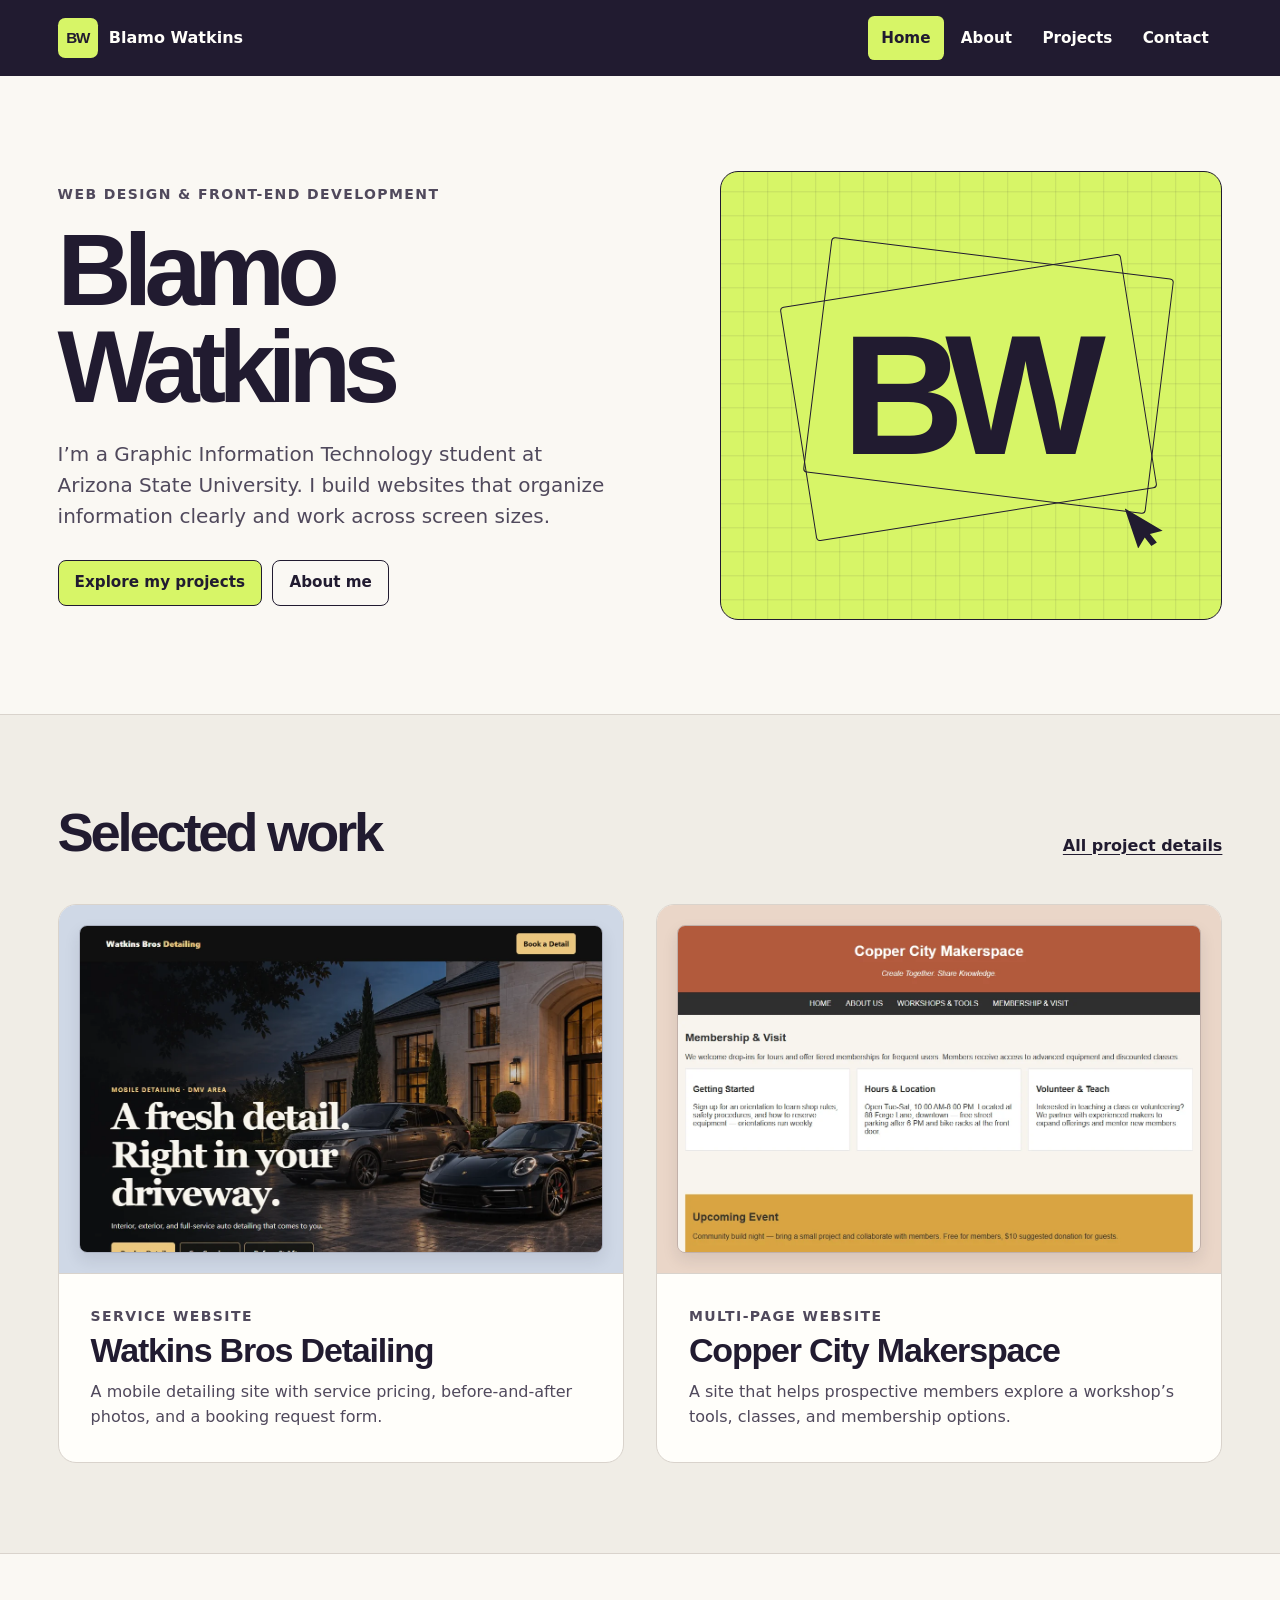
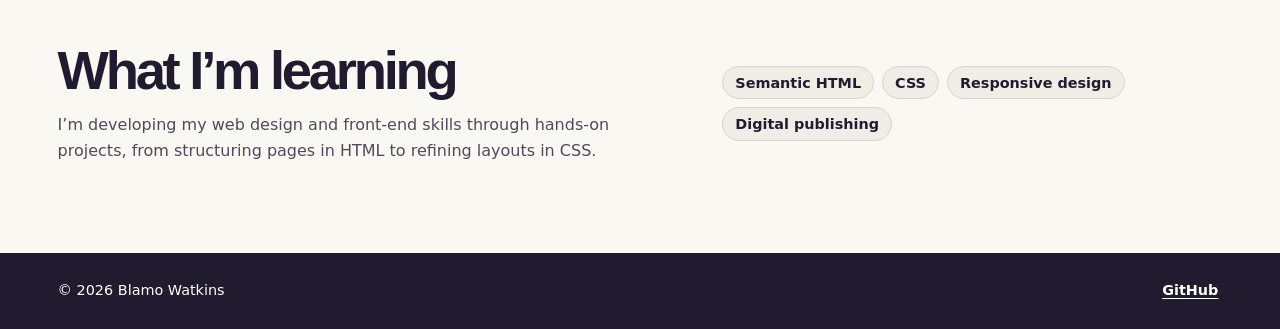
<file: index.html>
<!doctype html>
<html lang="en">
<head>
  <meta charset="utf-8">
  <meta name="viewport" content="width=device-width, initial-scale=1">
  <meta name="description" content="Blamo Watkins is an Arizona State University Graphic Information Technology student building responsive websites with HTML and CSS.">
  <meta name="theme-color" content="#211b30">
  <title>Blamo Watkins | Web Design Portfolio</title>
  <link rel="icon" href="favicon.svg" type="image/svg+xml">
  <link rel="stylesheet" href="styles.css">
</head>
<body>
  <a class="skip-link" href="#main-content">Skip to content</a>
  <header class="site-header">
    <div class="shell header-inner">
      <a class="wordmark" href="index.html"><span class="brand-mark" aria-hidden="true">BW</span><span>Blamo Watkins</span></a>
      <nav class="site-nav" aria-label="Main navigation">
        <ul>
          <li><a href="index.html" aria-current="page">Home</a></li>
          <li><a href="about.html">About</a></li>
          <li><a href="projects.html">Projects</a></li>
          <li><a href="contact.html">Contact</a></li>
        </ul>
      </nav>
    </div>
  </header>

  <main id="main-content" tabindex="-1">
    <section class="home-hero">
      <div class="shell hero-grid">
        <div class="hero-copy">
          <p class="eyebrow">Web design &amp; front-end development</p>
          <h1>Blamo Watkins</h1>
          <p class="lede">I’m a Graphic Information Technology student at Arizona State University. I build websites that organize information clearly and work across screen sizes.</p>
          <div class="actions">
            <a class="button button-primary" href="projects.html">Explore my projects</a>
            <a class="button button-secondary" href="about.html">About me</a>
          </div>
        </div>
        <div class="hero-art" aria-hidden="true">
          <span class="hero-frame"></span>
          <span class="hero-frame hero-frame-offset"></span>
          <span class="hero-initials">BW</span>
          <span class="hero-cursor"></span>
        </div>
      </div>
    </section>

    <section class="section work-section" aria-labelledby="selected-work">
      <div class="shell">
        <div class="section-heading">
          <h2 id="selected-work">Selected work</h2>
          <a class="text-link" href="projects.html">All project details</a>
        </div>
        <div class="project-grid">
          <article class="project-card">
            <div class="project-visual detailing-visual">
              <img src="assets/detailing.webp" alt="" width="1152" height="760">
            </div>
            <div class="project-copy">
              <p class="eyebrow">Service website</p>
              <h3><a href="projects.html#detailing">Watkins Bros Detailing</a></h3>
              <p>A mobile detailing site with service pricing, before-and-after photos, and a booking request form.</p>
            </div>
          </article>
          <article class="project-card">
            <div class="project-visual makerspace-visual">
              <img src="assets/makerspace.webp" alt="" width="1152" height="760">
            </div>
            <div class="project-copy">
              <p class="eyebrow">Multi-page website</p>
              <h3><a href="projects.html#makerspace">Copper City Makerspace</a></h3>
              <p>A site that helps prospective members explore a workshop’s tools, classes, and membership options.</p>
            </div>
          </article>
        </div>
      </div>
    </section>

    <section class="section" aria-labelledby="my-focus">
      <div class="shell focus-grid">
        <div>
          <h2 id="my-focus">What I’m learning</h2>
          <p>I’m developing my web design and front-end skills through hands-on projects, from structuring pages in HTML to refining layouts in CSS.</p>
        </div>
        <ul class="tag-list" aria-label="Areas of focus">
          <li>Semantic HTML</li>
          <li>CSS</li>
          <li>Responsive design</li>
          <li>Digital publishing</li>
        </ul>
      </div>
    </section>
  </main>

  <footer class="site-footer">
    <div class="shell footer-inner">
      <small>&copy; 2026 Blamo Watkins</small>
      <a href="https://github.com/blamowatkins">GitHub</a>
    </div>
  </footer>
</body>
</html>
</file>
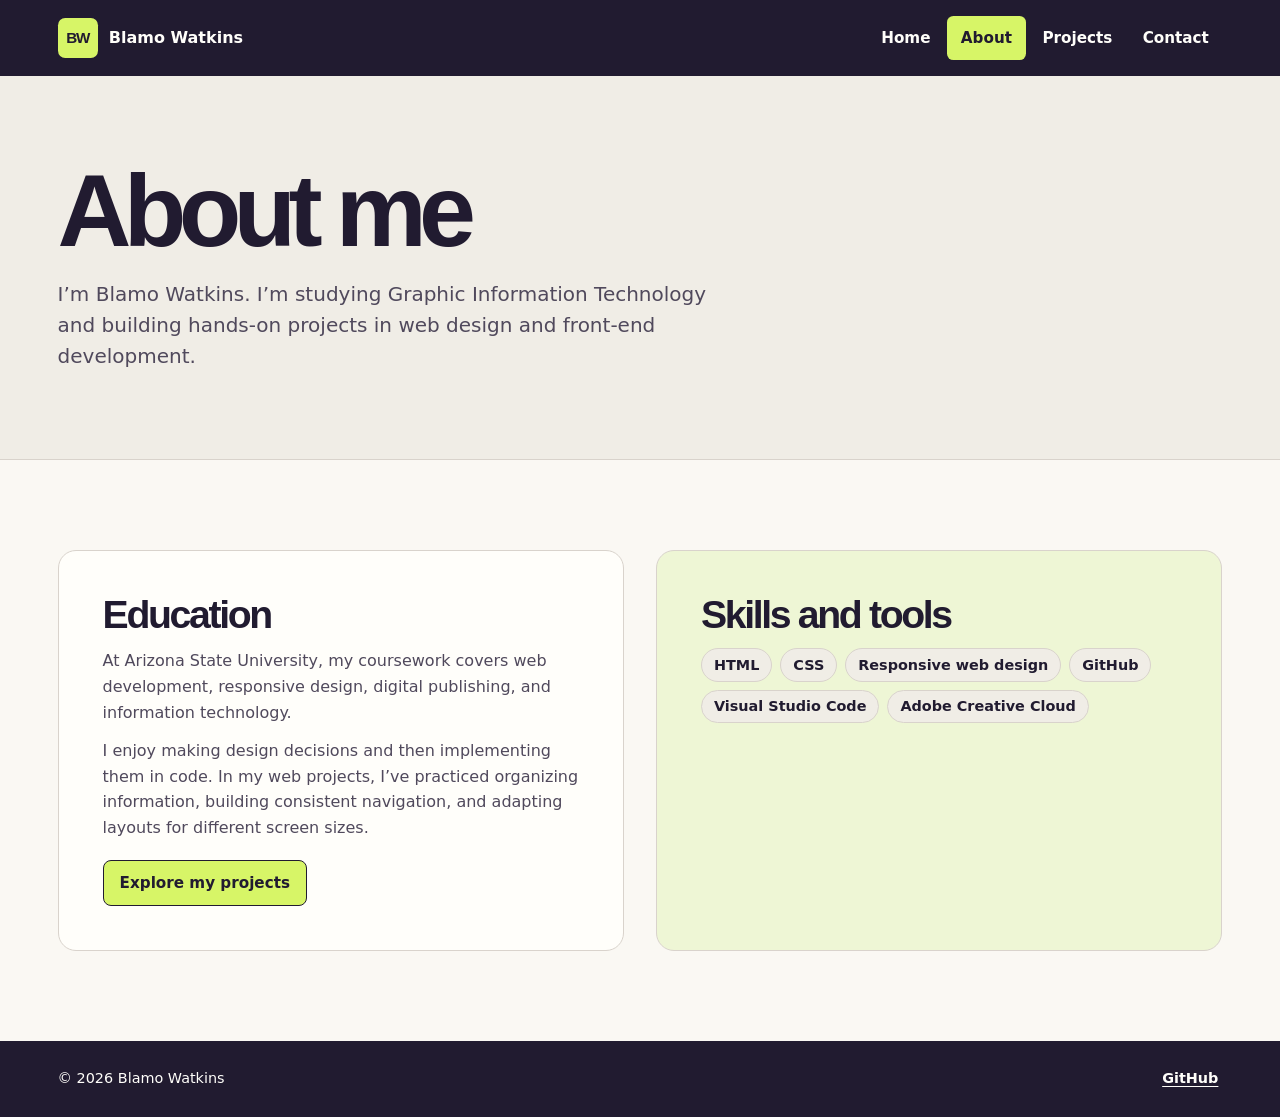
<file: about.html>
<!doctype html>
<html lang="en">
<head>
    <meta charset="utf-8">
    <meta name="viewport" content="width=device-width, initial-scale=1">
    <meta name="description" content="Meet Blamo Watkins, a Graphic Information Technology student at Arizona State University focused on web design and front-end development.">
    <meta name="theme-color" content="#211b30">
    <title>About | Blamo Watkins</title>
    <link rel="icon" href="favicon.svg" type="image/svg+xml">
    <link rel="stylesheet" href="styles.css">
</head>
<body>
    <a class="skip-link" href="#main-content">Skip to content</a>

    <header class="site-header">
        <div class="shell header-inner">
            <a class="wordmark" href="index.html">
                <span class="brand-mark" aria-hidden="true">BW</span>
                <span>Blamo Watkins</span>
            </a>
            <nav class="site-nav" aria-label="Main navigation">
                <ul>
                    <li><a href="index.html">Home</a></li>
                    <li><a href="about.html" aria-current="page">About</a></li>
                    <li><a href="projects.html">Projects</a></li>
                    <li><a href="contact.html">Contact</a></li>
                </ul>
            </nav>
        </div>
    </header>

    <main id="main-content" tabindex="-1">
        <section class="page-intro">
            <div class="shell">
                <h1>About me</h1>
                <p class="lede">I’m Blamo Watkins. I’m studying Graphic Information Technology and building hands-on projects in web design and front-end development.</p>
            </div>
        </section>

        <section class="section" aria-label="Education and skills">
            <div class="shell about-grid">
                <div class="content-panel">
                    <h2>Education</h2>
                    <p>At Arizona State University, my coursework covers web development, responsive design, digital publishing, and information technology.</p>
                    <p>I enjoy making design decisions and then implementing them in code. In my web projects, I’ve practiced organizing information, building consistent navigation, and adapting layouts for different screen sizes.</p>
                    <a class="button button-primary" href="projects.html">Explore my projects</a>
                </div>

                <div class="content-panel">
                    <h2>Skills and tools</h2>
                    <ul class="tag-list" role="list">
                        <li>HTML</li>
                        <li>CSS</li>
                        <li>Responsive web design</li>
                        <li>GitHub</li>
                        <li>Visual Studio Code</li>
                        <li>Adobe Creative Cloud</li>
                    </ul>
                </div>
            </div>
        </section>
    </main>

    <footer class="site-footer">
        <div class="shell footer-inner">
            <small>© 2026 Blamo Watkins</small>
            <a href="https://github.com/blamowatkins">GitHub</a>
        </div>
    </footer>
</body>
</html>
</file>
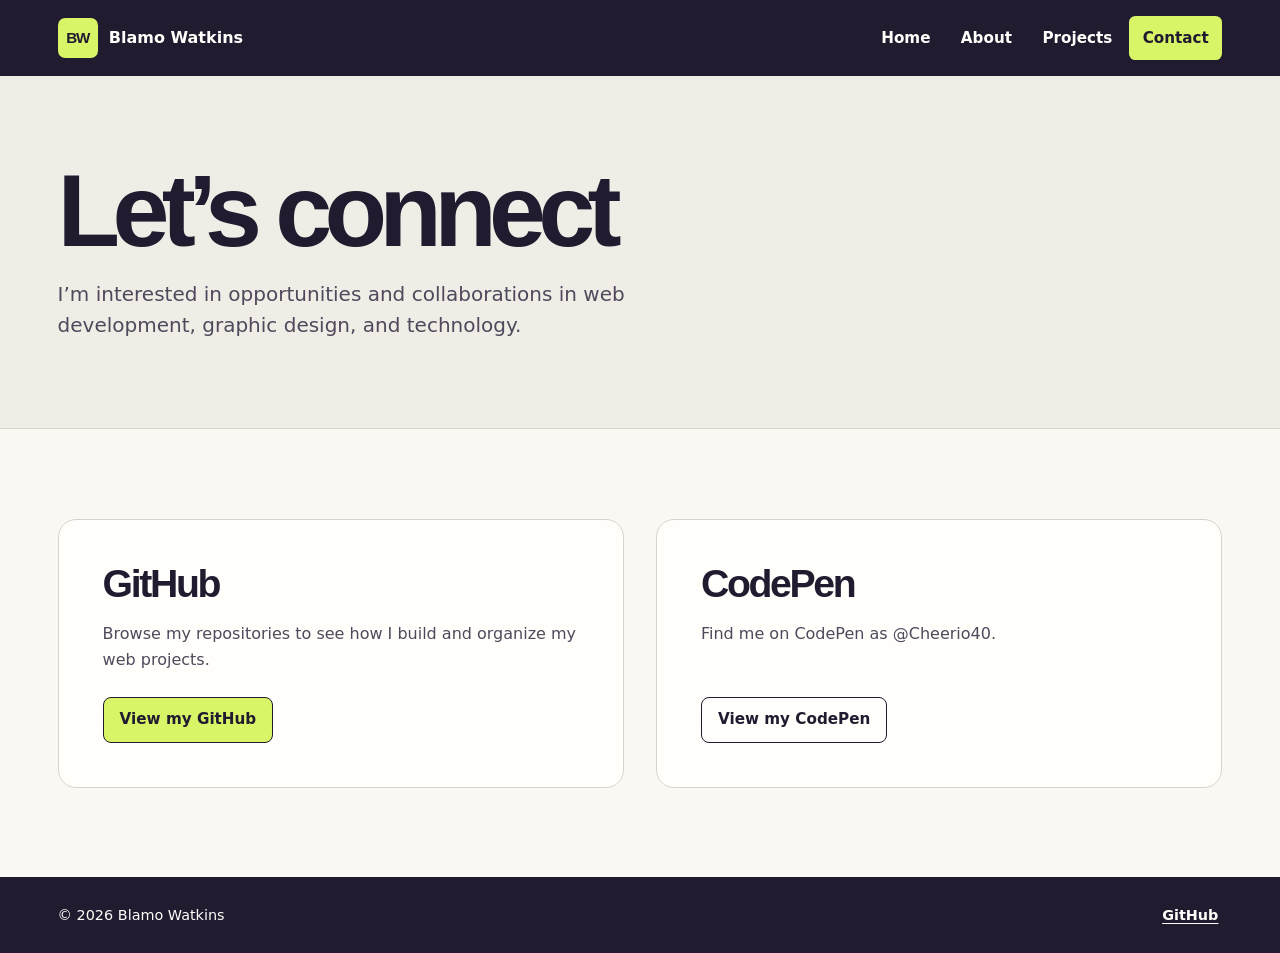
<file: contact.html>
<!doctype html>
<html lang="en">
<head>
    <meta charset="utf-8">
    <meta name="viewport" content="width=device-width, initial-scale=1">
    <meta name="description" content="Find Blamo Watkins on GitHub and CodePen for web development, graphic design, and technology projects.">
    <meta name="theme-color" content="#211b30">
    <title>Contact | Blamo Watkins</title>
    <link rel="icon" href="favicon.svg" type="image/svg+xml">
    <link rel="stylesheet" href="styles.css">
</head>
<body>
    <a class="skip-link" href="#main-content">Skip to content</a>

    <header class="site-header">
        <div class="shell header-inner">
            <a class="wordmark" href="index.html">
                <span class="brand-mark" aria-hidden="true">BW</span>
                <span>Blamo Watkins</span>
            </a>
            <nav class="site-nav" aria-label="Main navigation">
                <ul>
                    <li><a href="index.html">Home</a></li>
                    <li><a href="about.html">About</a></li>
                    <li><a href="projects.html">Projects</a></li>
                    <li><a href="contact.html" aria-current="page">Contact</a></li>
                </ul>
            </nav>
        </div>
    </header>

    <main id="main-content" tabindex="-1">
        <section class="page-intro">
            <div class="shell">
                <h1>Let’s connect</h1>
                <p class="lede">I’m interested in opportunities and collaborations in web development, graphic design, and technology.</p>
            </div>
        </section>

        <section class="section" aria-label="Professional profiles">
            <div class="shell contact-grid">
                <article class="contact-card">
                    <h2>GitHub</h2>
                    <p>Browse my repositories to see how I build and organize my web projects.</p>
                    <a class="button button-primary" href="https://github.com/blamowatkins">View my GitHub</a>
                </article>

                <article class="contact-card">
                    <h2>CodePen</h2>
                    <p>Find me on CodePen as @Cheerio40.</p>
                    <a class="button button-secondary" href="https://codepen.io/Cheerio40">View my CodePen</a>
                </article>
            </div>
        </section>
    </main>

    <footer class="site-footer">
        <div class="shell footer-inner">
            <small>© 2026 Blamo Watkins</small>
            <a href="https://github.com/blamowatkins">GitHub</a>
        </div>
    </footer>
</body>
</html>
</file>
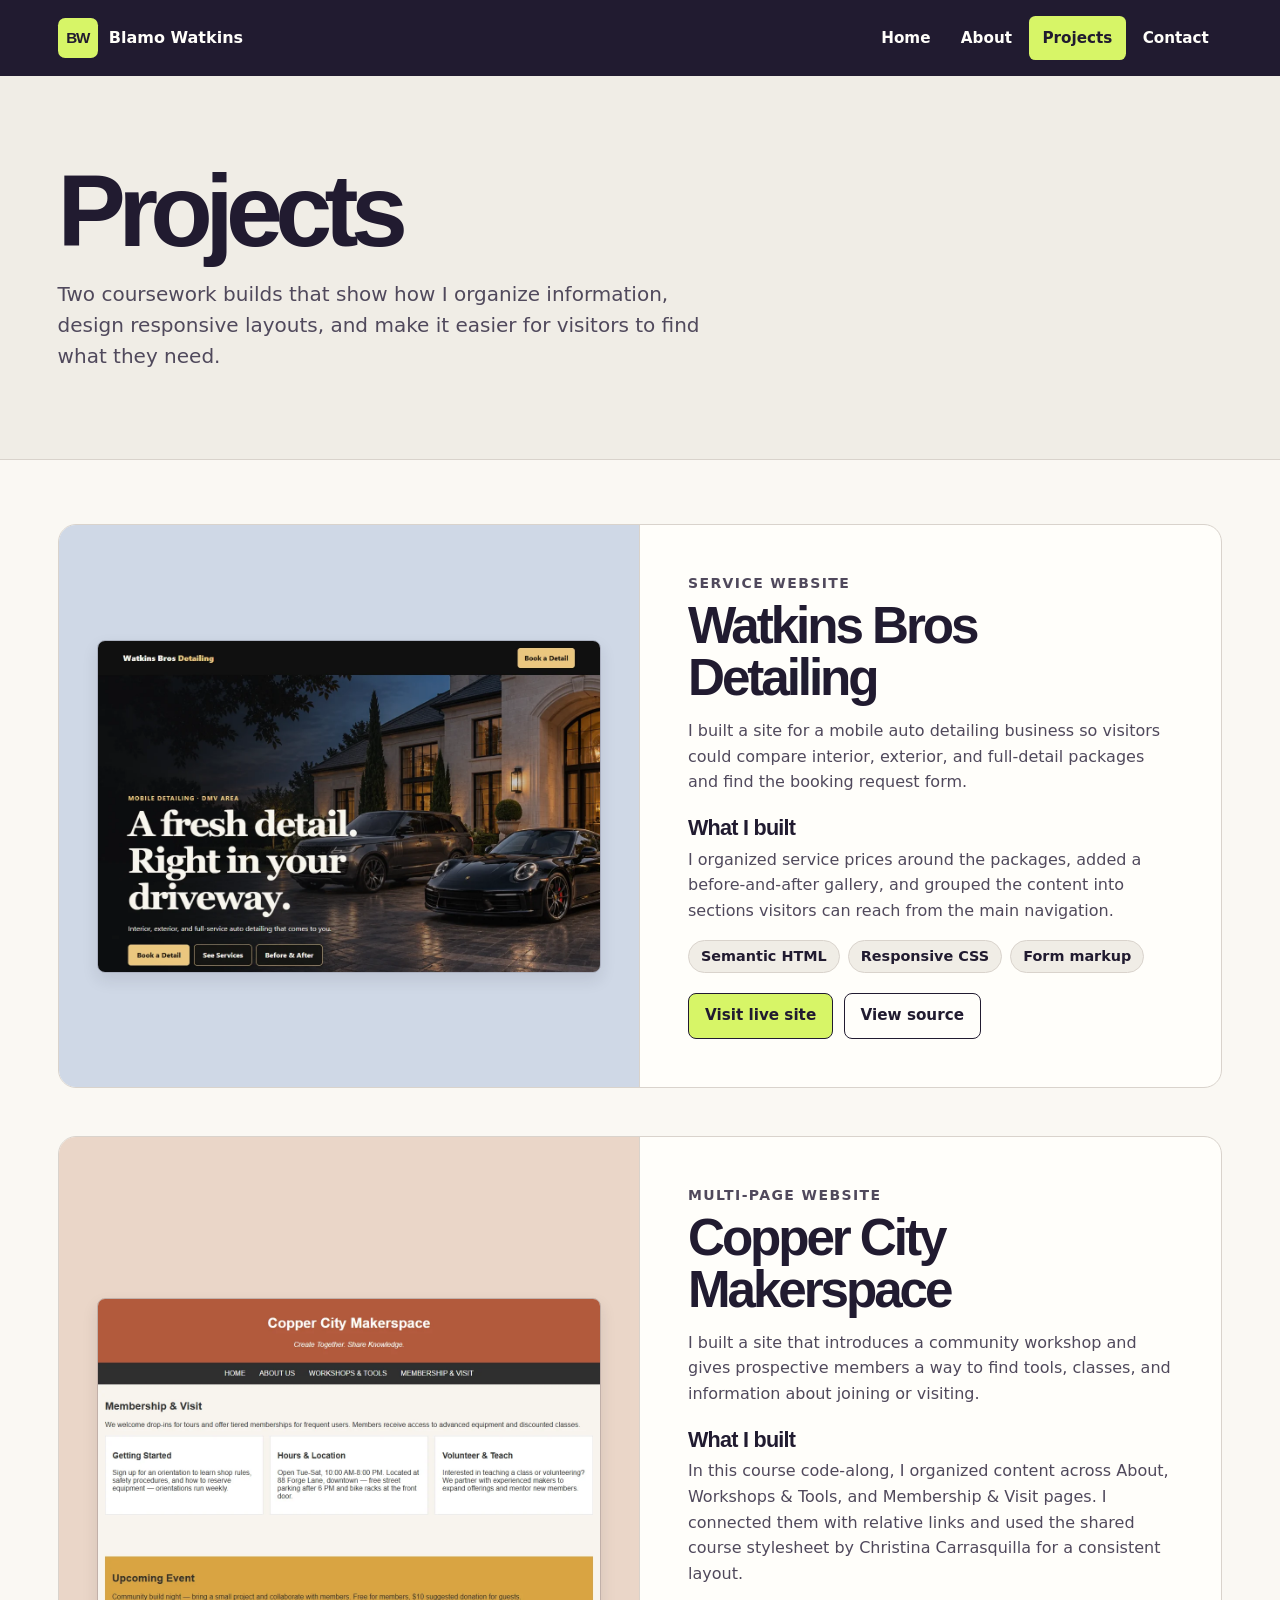
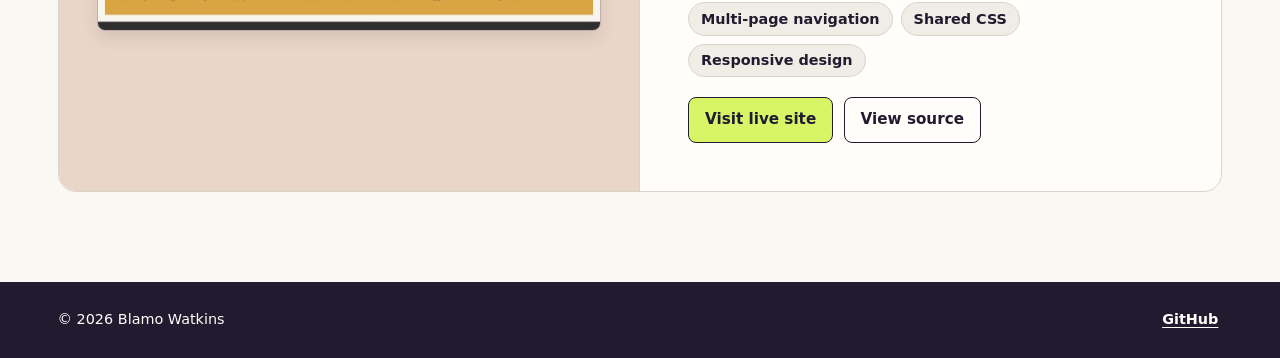
<file: projects.html>
<!doctype html>
<html lang="en">
<head>
  <meta charset="utf-8">
  <meta name="viewport" content="width=device-width, initial-scale=1">
  <meta name="description" content="Explore two web development projects by Blamo Watkins: Watkins Bros Detailing and Copper City Makerspace.">
  <meta name="theme-color" content="#211b30">
  <title>Projects | Blamo Watkins</title>
  <link rel="icon" href="favicon.svg" type="image/svg+xml">
  <link rel="stylesheet" href="styles.css">
</head>
<body>
  <a class="skip-link" href="#main-content">Skip to content</a>
  <header class="site-header">
    <div class="shell header-inner">
      <a class="wordmark" href="index.html"><span class="brand-mark" aria-hidden="true">BW</span><span>Blamo Watkins</span></a>
      <nav class="site-nav" aria-label="Main navigation">
        <ul>
          <li><a href="index.html">Home</a></li>
          <li><a href="about.html">About</a></li>
          <li><a href="projects.html" aria-current="page">Projects</a></li>
          <li><a href="contact.html">Contact</a></li>
        </ul>
      </nav>
    </div>
  </header>

  <main id="main-content" tabindex="-1">
    <header class="page-intro">
      <div class="shell">
        <h1>Projects</h1>
        <p class="lede">Two coursework builds that show how I organize information, design responsive layouts, and make it easier for visitors to find what they need.</p>
      </div>
    </header>

    <section class="section case-section" aria-label="Project case studies">
      <div class="shell case-list">
        <article class="case-study" id="detailing" aria-labelledby="detailing-title">
          <div class="project-visual detailing-visual">
            <img src="assets/detailing.webp" alt="Watkins Bros Detailing homepage with booking buttons over a photo of cars in a driveway." width="1152" height="760">
          </div>
          <div class="case-copy">
            <p class="eyebrow">Service website</p>
            <h2 id="detailing-title">Watkins Bros Detailing</h2>
            <p>I built a site for a mobile auto detailing business so visitors could compare interior, exterior, and full-detail packages and find the booking request form.</p>
            <h3>What I built</h3>
            <p>I organized service prices around the packages, added a before-and-after gallery, and grouped the content into sections visitors can reach from the main navigation.</p>
            <ul class="tag-list" aria-label="Skills used for Watkins Bros Detailing">
              <li>Semantic HTML</li>
              <li>Responsive CSS</li>
              <li>Form markup</li>
            </ul>
            <div class="actions">
              <a class="button button-primary" href="https://blamowatkins.github.io/WATKINS-4-build/" aria-label="Visit live site for Watkins Bros Detailing">Visit live site</a>
              <a class="button button-secondary" href="https://github.com/blamowatkins/WATKINS-4-build" aria-label="View source for Watkins Bros Detailing">View source</a>
            </div>
          </div>
        </article>

        <article class="case-study" id="makerspace" aria-labelledby="makerspace-title">
          <div class="project-visual makerspace-visual">
            <img src="assets/makerspace.webp" alt="Copper City Makerspace’s Membership &amp; Visit page with cards for orientation, hours, and volunteering." width="1152" height="760" loading="lazy">
          </div>
          <div class="case-copy">
            <p class="eyebrow">Multi-page website</p>
            <h2 id="makerspace-title">Copper City Makerspace</h2>
            <p>I built a site that introduces a community workshop and gives prospective members a way to find tools, classes, and information about joining or visiting.</p>
            <h3>What I built</h3>
            <p>In this course code-along, I organized content across About, Workshops &amp; Tools, and Membership &amp; Visit pages. I connected them with relative links and used the shared course stylesheet by Christina Carrasquilla for a consistent layout.</p>
            <ul class="tag-list" aria-label="Skills used for Copper City Makerspace">
              <li>Multi-page navigation</li>
              <li>Shared CSS</li>
              <li>Responsive design</li>
            </ul>
            <div class="actions">
              <a class="button button-primary" href="https://blamowatkins.github.io/5-Code-Along/" aria-label="Visit live site for Copper City Makerspace">Visit live site</a>
              <a class="button button-secondary" href="https://github.com/blamowatkins/5-Code-Along" aria-label="View source for Copper City Makerspace">View source</a>
            </div>
          </div>
        </article>
      </div>
    </section>
  </main>

  <footer class="site-footer">
    <div class="shell footer-inner">
      <small>&copy; 2026 Blamo Watkins</small>
      <a href="https://github.com/blamowatkins">GitHub</a>
    </div>
  </footer>
</body>
</html>
</file>
<file: styles.css>
/* Portfolio design system */
:root {
  color-scheme: light;
  --ink: #211b30;
  --ink-muted: #50495c;
  --paper: #faf8f3;
  --white: #fffefa;
  --work: #f0ede6;
  --line: #d9d3cc;
  --accent: #d7f567;
  --accent-hover: #ecffa2;
  --focus: #603bbb;
  --radius: 1.125rem;
  --shell: 73rem;
  --gutter: clamp(1.25rem, 4.5vw, 4rem);
  --section-space: clamp(3.5rem, 7vw, 6.5rem);
  font-family: "Segoe UI", system-ui, sans-serif;
  background: var(--paper);
  color: var(--ink);
}

*, *::before, *::after { box-sizing: border-box; }

body {
  display: grid;
  grid-template-rows: auto 1fr auto;
  min-height: 100vh;
  margin: 0;
  line-height: 1.6;
}

h1, h2, h3, p { margin: 0; }

h1, h2, h3 {
  font-family: Arial, Helvetica, sans-serif;
  font-weight: 800;
  text-wrap: balance;
}

h1 { font-size: clamp(3rem, 8vw, 6.5rem); line-height: .94; letter-spacing: -.075em; }
h2 { font-size: clamp(2rem, 4.25vw, 3.75rem); line-height: 1.02; letter-spacing: -.06em; }
h3 { font-size: 1.35rem; line-height: 1.15; letter-spacing: -.035em; }

a { color: inherit; text-underline-offset: .2em; }
img { display: block; max-width: 100%; }

:focus-visible {
  outline: 3px solid var(--focus);
  outline-offset: 3px;
}

.shell { width: min(var(--shell), 100% - var(--gutter) * 2); margin-inline: auto; }
.section { padding-block: var(--section-space); }

.skip-link {
  position: absolute;
  z-index: 10;
  top: .75rem;
  left: .75rem;
  padding: .7rem 1rem;
  transform: translateY(calc(-100% - 1rem));
  border-radius: .5rem;
  background: var(--accent);
  color: var(--ink);
  font-weight: 700;
}

.skip-link:focus { transform: translateY(0); }

.site-header {
  color: var(--white);
  background: var(--ink);
}

.header-inner {
  display: flex;
  justify-content: space-between;
  align-items: center;
  flex-wrap: wrap;
  gap: .5rem 2rem;
  min-height: 4.75rem;
  padding-block: .65rem;
}

.wordmark {
  display: inline-flex;
  align-items: center;
  gap: .7rem;
  font-weight: 700;
  text-decoration: none;
  white-space: nowrap;
}

.brand-mark {
  display: grid;
  place-items: center;
  width: 2.5rem;
  aspect-ratio: 1;
  border-radius: .45rem;
  background: var(--accent);
  color: var(--ink);
  font-family: Arial, Helvetica, sans-serif;
  font-size: .95rem;
  letter-spacing: -.09em;
  font-weight: 800;
}

.site-nav ul {
  display: flex;
  align-items: center;
  flex-wrap: wrap;
  gap: .2rem;
  margin: 0;
  padding: 0;
  list-style: none;
}

.site-nav a {
  display: grid;
  place-items: center;
  min-height: 2.75rem;
  padding: .4rem .85rem;
  border-radius: .4rem;
  color: var(--white);
  font-size: .95rem;
  font-weight: 600;
  text-decoration: none;
}

.site-nav a:hover { background: #3a314b; }
.site-nav a[aria-current="page"] { background: var(--accent); color: var(--ink); }
.site-header :focus-visible, .site-footer :focus-visible { outline-color: var(--accent); }

.home-hero { padding-block: clamp(3.25rem, 7.4vw, 7rem); }

.hero-grid {
  display: grid;
  grid-template-columns: minmax(0, 1.14fr) minmax(0, 1fr);
  align-items: center;
  gap: clamp(2rem, 7vw, 7rem);
}

.hero-copy h1 { max-width: 9ch; }
.hero-copy .lede { margin-top: 1.5rem; max-width: 43ch; }

.eyebrow {
  color: var(--ink-muted);
  font-size: .875rem;
  font-weight: 750;
  line-height: 1.45;
  letter-spacing: .1em;
  text-transform: uppercase;
}

.hero-copy .eyebrow { margin-bottom: 1.125rem; }

.lede { color: var(--ink-muted); font-size: clamp(1.05rem, 2.2vw, 1.25rem); line-height: 1.55; }

.actions { display: flex; flex-wrap: wrap; gap: .65rem; margin-top: 1.75rem; }

.button {
  display: inline-flex;
  align-items: center;
  justify-content: center;
  width: fit-content;
  max-width: 100%;
  min-height: 2.875rem;
  padding: .65rem 1rem;
  border: 1px solid var(--ink);
  border-radius: .5rem;
  color: var(--ink);
  font-weight: 700;
  font-size: .95rem;
  line-height: 1.3;
  text-align: center;
  text-decoration: none;
}

.button-primary { background: var(--accent); }
.button-primary:hover { background: var(--accent-hover); }
.button-secondary { background: transparent; }
.button-secondary:hover { background: var(--ink); color: var(--white); }

.hero-art {
  display: grid;
  position: relative;
  isolation: isolate;
  place-items: center;
  overflow: hidden;
  aspect-ratio: 1.12;
  border: 1px solid var(--ink);
  border-radius: var(--radius);
  background-color: var(--accent);
  background-image: linear-gradient(to right, #211b301a 1px, transparent 1px), linear-gradient(to bottom, #211b301a 1px, transparent 1px);
  background-position: center;
  background-size: 1.5rem 1.5rem;
  container-type: inline-size;
}

.hero-frame {
  position: absolute;
  z-index: -1;
  inset: 24% 16% 23% 15%;
  border: 1px solid var(--ink);
  border-radius: .25rem;
  transform: rotate(-9deg);
  background-color: var(--accent);
}

.hero-frame-offset {
  inset: 19% 12% 28% 19%;
  transform: rotate(7deg);
  background-color: transparent;
}

.hero-initials {
  margin-inline-end: .085em;
  font-family: Arial, Helvetica, sans-serif;
  font-size: clamp(5rem, 12vw, 10rem);
  font-size: clamp(4rem, 34cqw, 11rem);
  font-weight: 900;
  letter-spacing: -.115em;
  line-height: .8;
}

.hero-cursor {
  position: absolute;
  right: 12%;
  bottom: 16%;
  width: clamp(1.5rem, 6.7cqw, 2.4rem);
  aspect-ratio: .8;
  background: var(--ink);
  clip-path: polygon(0 0, 100% 69%, 61% 71%, 77% 94%, 59% 100%, 44% 77%, 19% 100%);
  transform: rotate(-10deg);
}

.work-section { background: var(--work); border-block: 1px solid var(--line); }

.section-heading {
  display: flex;
  align-items: baseline;
  justify-content: space-between;
  flex-wrap: wrap;
  gap: .65rem 1rem;
  margin-bottom: clamp(1.5rem, 3.5vw, 2.75rem);
}

.text-link { font-weight: 700; }
.text-link:hover { color: var(--focus); }

.project-grid, .about-grid, .contact-grid {
  display: grid;
  grid-template-columns: repeat(2, minmax(0, 1fr));
  gap: clamp(1rem, 3.2vw, 2rem);
}

.project-card, .case-study, .content-panel, .contact-card {
  background: var(--white);
  border: 1px solid var(--line);
  border-radius: var(--radius);
}

.project-card { position: relative; }

.project-visual {
  display: block;
  padding: clamp(.7rem, 2vw, 1.25rem);
  border-radius: calc(var(--radius) - 1px) calc(var(--radius) - 1px) 0 0;
  border-bottom: 1px solid var(--line);
}

.detailing-visual { background: #cfd8e6; }
.makerspace-visual { background: #ead6c8; }

.project-visual img {
  width: 100%;
  height: auto;
  aspect-ratio: 16 / 10;
  object-fit: cover;
  object-position: top;
  border: 1px solid #211b3033;
  border-radius: .5rem;
  box-shadow: 0 .45rem 1rem #211b301a;
}

.project-copy { padding: clamp(1.2rem, 3vw, 2rem); }
.project-copy h3 { margin: .3rem 0 .55rem; font-size: clamp(1.5rem, 3vw, 2.125rem); }
.project-copy h3 a { text-decoration: none; }
.project-copy h3 a::after { position: absolute; inset: 0; border-radius: var(--radius); content: ""; }
.project-card:hover h3 a { text-decoration: underline; }
.project-copy p:not(.eyebrow), .case-copy p:not(.eyebrow), .focus-grid p, .content-panel p, .contact-card p { color: var(--ink-muted); }

.focus-grid {
  display: grid;
  grid-template-columns: minmax(0, 1.15fr) minmax(0, 1fr);
  align-items: center;
  gap: 1.5rem clamp(2rem, 7vw, 6rem);
}

.focus-grid p { margin-top: .85rem; max-width: 55ch; }

.tag-list {
  display: flex;
  align-items: flex-start;
  flex-wrap: wrap;
  gap: .5rem;
  margin: 0;
  padding: 0;
  list-style: none;
}

.tag-list li {
  padding: .35rem .75rem;
  border: 1px solid var(--line);
  border-radius: 2rem;
  background: var(--work);
  font-size: .9rem;
  font-weight: 650;
  line-height: 1.4;
}

.page-intro {
  padding-block: clamp(2.75rem, 6.8vw, 6rem);
  border-bottom: 1px solid var(--line);
  background: var(--work);
}

.page-intro .lede { max-width: 53ch; margin-top: 1.25rem; }

.case-section { padding-top: clamp(2rem, 5vw, 4.5rem); }
.case-list { display: grid; gap: clamp(1.5rem, 4vw, 3rem); }

.case-study {
  display: grid;
  grid-template-columns: minmax(0, 1fr) minmax(0, 1fr);
  scroll-margin-top: 1.25rem;
}

.case-study .project-visual {
  display: grid;
  align-content: center;
  padding: clamp(1rem, 3vw, 2.5rem);
  border-radius: calc(var(--radius) - 1px) 0 0 calc(var(--radius) - 1px);
  border-right: 1px solid var(--line);
  border-bottom: 0;
}

.case-study .project-visual img { aspect-ratio: auto; }
.case-copy { padding: clamp(1.25rem, 4vw, 3rem); }
.case-copy h2 { margin: .4rem 0 .85rem; font-size: clamp(2rem, 4vw, 3.3rem); }
.case-copy h3 { margin: 1.35rem 0 .35rem; }
.case-copy .tag-list { margin-top: 1rem; }
.case-copy .actions { margin-top: 1.25rem; }

.content-panel, .contact-card { padding: clamp(1.5rem, 4vw, 2.75rem); }
.content-panel h2, .contact-card h2 { margin-bottom: .85rem; font-size: clamp(1.65rem, 3.25vw, 2.45rem); }
.content-panel p + p { margin-top: .8rem; }
.content-panel .button, .contact-card .button { margin-top: 1.25rem; }
.about-grid .content-panel:last-child { background: #eef6d5; }
.contact-card { display: flex; flex-direction: column; align-items: flex-start; gap: .25rem; }
.contact-card p { flex-grow: 1; }

.site-footer { background: var(--ink); color: var(--white); }

.footer-inner {
  display: flex;
  justify-content: space-between;
  align-items: center;
  flex-wrap: wrap;
  gap: .5rem 1rem;
  padding-block: 1.1rem;
}

.footer-inner small, .footer-inner a { font-size: .9rem; }
.footer-inner a { padding: .55rem .25rem; font-weight: 700; }
.footer-inner a:hover { color: var(--accent); }

@media (max-width: 49rem) {
  .case-study { grid-template-columns: minmax(0, 1fr); }
  .case-study .project-visual {
    border-radius: calc(var(--radius) - 1px) calc(var(--radius) - 1px) 0 0;
    border-right: 0;
    border-bottom: 1px solid var(--line);
  }
}

@media (max-width: 40rem) {
  .hero-grid, .project-grid, .focus-grid, .about-grid, .contact-grid { grid-template-columns: minmax(0, 1fr); }
  .hero-copy h1 { max-width: none; font-size: clamp(3.1rem, 13vw, 5.35rem); text-wrap: initial; }
  .hero-art { width: min(100%, 27rem); aspect-ratio: 1.6; }
  .hero-initials { font-size: clamp(4rem, 29cqw, 8rem); }
}

@media (max-width: 34rem) {
  .header-inner { align-items: flex-start; flex-direction: column; gap: .55rem; }
  .site-nav { width: 100%; }
  .site-nav ul { display: grid; grid-template-columns: repeat(4, minmax(0, 1fr)); }
  .site-nav a { padding-inline: .2rem; font-size: .875rem; }
}
</file>
